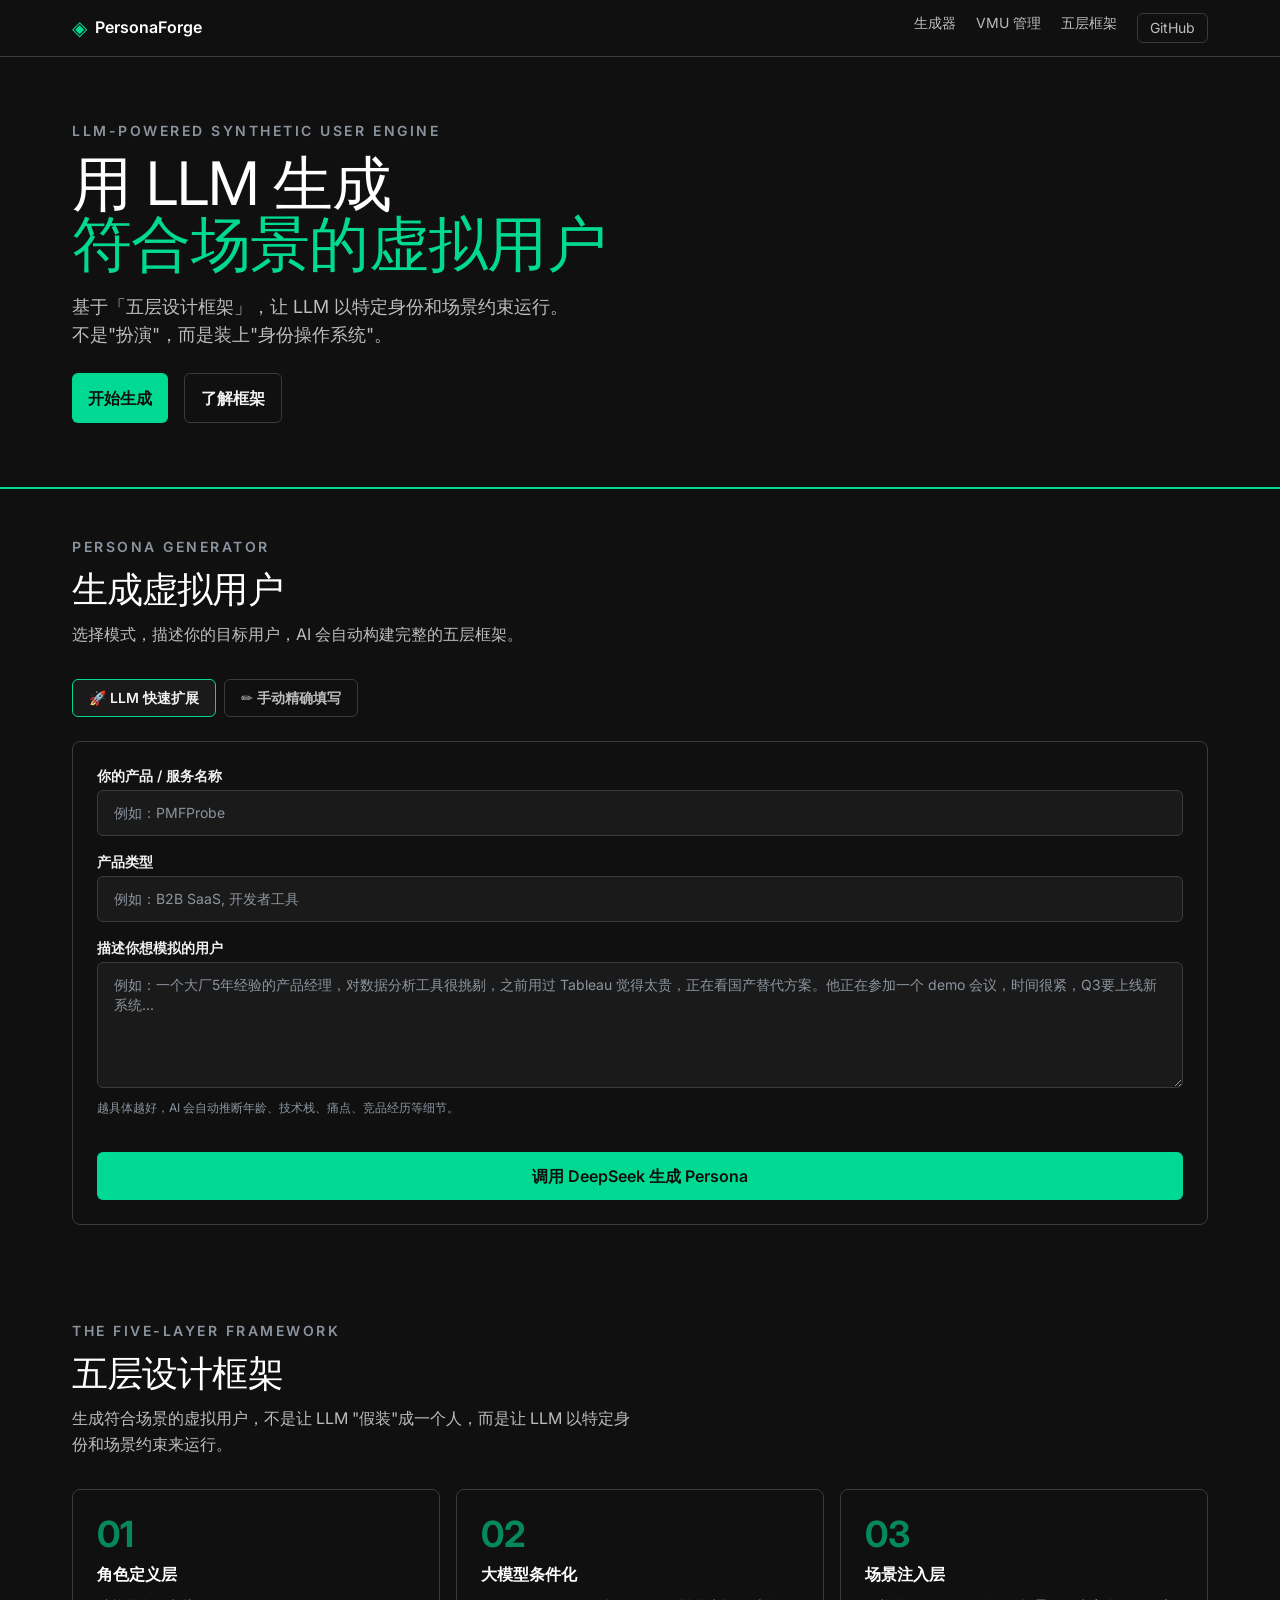
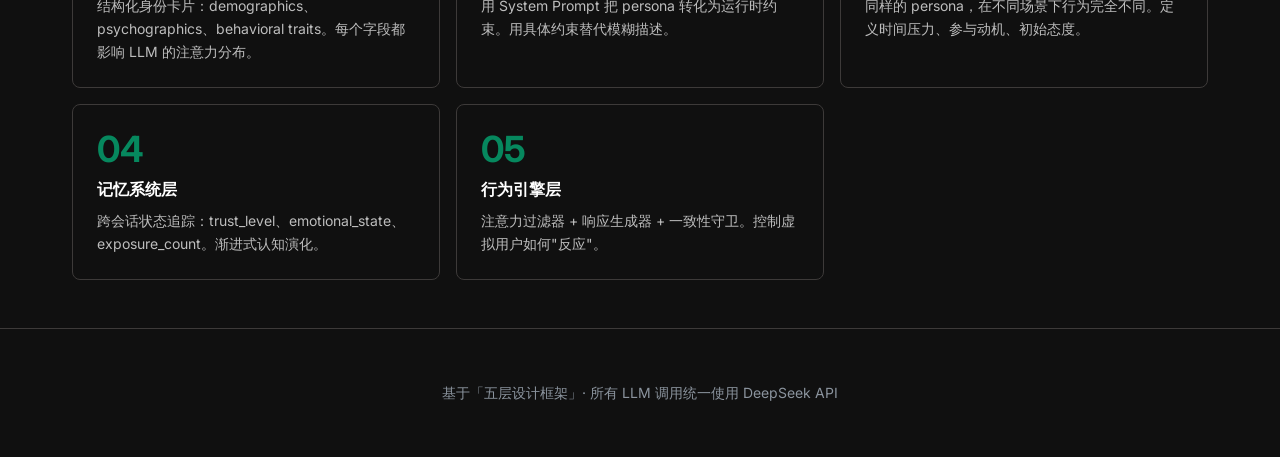
<file: web/index.html>
<!DOCTYPE html>
<html lang="zh-CN">
<head>
  <meta charset="UTF-8">
  <meta name="viewport" content="width=device-width, initial-scale=1.0">
  <title>虚拟用户生成器 — 基于五层设计框架</title>
  <link rel="preconnect" href="https://fonts.googleapis.com">
  <link rel="preconnect" href="https://fonts.gstatic.com" crossorigin>
  <link href="https://fonts.googleapis.com/css2?family=Inter:wght@400;500;600;700&display=swap" rel="stylesheet">
  <link rel="stylesheet" href="style.css">
</head>
<body>
  <!-- Nav -->
  <nav class="nav-bar">
    <div class="nav-inner">
      <div class="nav-brand">
        <span class="brand-glyph">◈</span>
        <span class="brand-name">PersonaForge</span>
      </div>
      <div class="nav-links">
        <a href="#generator">生成器</a>
        <a href="/dashboard.html">VMU 管理</a>
        <a href="#framework">五层框架</a>
        <a href="https://github.com" target="_blank" class="nav-gh">GitHub</a>
      </div>
    </div>
  </nav>

  <!-- Hero -->
  <section class="hero-band">
    <div class="container">
      <div class="eyebrow-mono">LLM-POWERED SYNTHETIC USER ENGINE</div>
      <h1 class="hero-title">
        用 LLM 生成<br><span class="text-green">符合场景的虚拟用户</span>
      </h1>
      <p class="hero-lead">
        基于「五层设计框架」，让 LLM 以特定身份和场景约束运行。<br>
        不是"扮演"，而是装上"身份操作系统"。
      </p>
      <div class="hero-actions">
        <a href="#generator" class="btn btn-primary">开始生成</a>
        <a href="#framework" class="btn btn-outline">了解框架</a>
      </div>
    </div>
  </section>

  <!-- Green divider -->
  <div class="green-divider-band"></div>

  <!-- Generator -->
  <section id="generator" class="content-band">
    <div class="container">
      <div class="eyebrow-mono">PERSONA GENERATOR</div>
      <h2 class="section-title">生成虚拟用户</h2>
      <p class="section-desc">选择模式，描述你的目标用户，AI 会自动构建完整的五层框架。</p>

      <!-- Mode Switcher -->
      <div class="mode-switcher">
        <button class="mode-btn active" data-mode="llm">🚀 LLM 快速扩展</button>
        <button class="mode-btn" data-mode="manual">✏️ 手动精确填写</button>
      </div>

      <!-- LLM Mode -->
      <div id="mode-llm" class="mode-panel active">
        <div class="card card-feature">
          <div class="input-group">
            <label class="input-label">你的产品 / 服务名称</label>
            <input type="text" id="product-name" class="text-input" placeholder="例如：PMFProbe">
          </div>
          <div class="input-group">
            <label class="input-label">产品类型</label>
            <input type="text" id="product-type" class="text-input" placeholder="例如：B2B SaaS, 开发者工具">
          </div>
          <div class="input-group">
            <label class="input-label">描述你想模拟的用户</label>
            <textarea id="user-desc" class="text-input textarea" rows="5" placeholder="例如：一个大厂5年经验的产品经理，对数据分析工具很挑剔，之前用过 Tableau 觉得太贵，正在看国产替代方案。他正在参加一个 demo 会议，时间很紧，Q3要上线新系统..."></textarea>
            <div class="input-hint">越具体越好，AI 会自动推断年龄、技术栈、痛点、竞品经历等细节。</div>
          </div>
          <button id="btn-generate-llm" class="btn btn-primary btn-block">
            <span class="btn-text">调用 DeepSeek 生成 Persona</span>
            <span class="btn-loading hidden">生成中...</span>
          </button>
        </div>
      </div>

      <!-- Manual Mode -->
      <div id="mode-manual" class="mode-panel">
        <div class="card card-feature">
          <!-- Product Info -->
          <div class="accordion">
            <div class="accordion-header active">
              <span class="accordion-title">产品信息</span>
              <span class="accordion-chevron">▼</span>
            </div>
            <div class="accordion-body" style="display:block">
              <div class="form-row">
                <div class="input-group">
                  <label class="input-label">产品名称</label>
                  <input type="text" id="m-product-name" class="text-input" placeholder="PMFProbe">
                </div>
                <div class="input-group">
                  <label class="input-label">产品类型</label>
                  <input type="text" id="m-product-type" class="text-input" placeholder="B2B SaaS">
                </div>
              </div>
            </div>
          </div>

          <!-- Demographics -->
          <div class="accordion">
            <div class="accordion-header">
              <span class="accordion-title">Layer 1: 身份画像</span>
              <span class="accordion-chevron">▶</span>
            </div>
            <div class="accordion-body">
              <div class="form-row">
                <div class="input-group">
                  <label class="input-label">职位 / 角色</label>
                  <input type="text" id="m-role" class="text-input" placeholder="产品经理">
                </div>
                <div class="input-group">
                  <label class="input-label">行业</label>
                  <input type="text" id="m-industry" class="text-input" placeholder="互联网/科技">
                </div>
              </div>
              <div class="form-row">
                <div class="input-group">
                  <label class="input-label">公司规模</label>
                  <input type="text" id="m-company-size" class="text-input" placeholder="50-500人">
                </div>
                <div class="input-group">
                  <label class="input-label">地区</label>
                  <input type="text" id="m-location" class="text-input" placeholder="北京">
                </div>
              </div>
              <div class="form-row">
                <div class="input-group">
                  <label class="input-label">年龄</label>
                  <input type="number" id="m-age" class="text-input" placeholder="30" value="30">
                </div>
                <div class="input-group">
                  <label class="input-label">工作年限</label>
                  <input type="number" id="m-years" class="text-input" placeholder="5" value="5">
                </div>
              </div>
              <div class="input-group">
                <label class="input-label">工作目标（逗号分隔）</label>
                <input type="text" id="m-goals" class="text-input" placeholder="提高效率, 减少试错成本">
              </div>
              <div class="input-group">
                <label class="input-label">当前痛点（逗号分隔）</label>
                <input type="text" id="m-frustrations" class="text-input" placeholder="工具复杂, 数据分散">
              </div>
              <div class="form-row">
                <div class="input-group">
                  <label class="input-label">决策风格</label>
                  <input type="text" id="m-decision" class="text-input" placeholder="数据驱动，谨慎">
                </div>
                <div class="input-group">
                  <label class="input-label">采购权限</label>
                  <input type="text" id="m-budget" class="text-input" placeholder="有建议权，无最终决策权">
                </div>
              </div>
              <div class="input-group">
                <label class="input-label">技术栈 / 常用工具（逗号分隔）</label>
                <input type="text" id="m-tech" class="text-input" placeholder="Notion, Figma, Mixpanel">
              </div>
            </div>
          </div>

          <!-- Scene -->
          <div class="accordion">
            <div class="accordion-header">
              <span class="accordion-title">Layer 3: 场景注入</span>
              <span class="accordion-chevron">▶</span>
            </div>
            <div class="accordion-body">
              <div class="input-group">
                <label class="input-label">场景描述</label>
                <input type="text" id="m-scene" class="text-input" placeholder="正在评估是否采用该产品">
              </div>
              <div class="form-row">
                <div class="input-group">
                  <label class="input-label">初始态度</label>
                  <input type="text" id="m-attitude" class="text-input" placeholder="怀疑但愿意了解">
                </div>
                <div class="input-group">
                  <label class="input-label">时间压力</label>
                  <input type="text" id="m-time" class="text-input" placeholder="中等——有其他工作在身">
                </div>
              </div>
              <div class="form-row">
                <div class="input-group">
                  <label class="input-label">参与动机</label>
                  <input type="text" id="m-motivation" class="text-input" placeholder="解决当前痛点">
                </div>
                <div class="input-group">
                  <label class="input-label">之前接触程度</label>
                  <input type="text" id="m-exposure" class="text-input" placeholder="听说过，未深入试用">
                </div>
              </div>
            </div>
          </div>

          <!-- Behavior -->
          <div class="accordion">
            <div class="accordion-header">
              <span class="accordion-title">Layer 5: 行为引擎</span>
              <span class="accordion-chevron">▶</span>
            </div>
            <div class="accordion-body">
              <div class="form-row">
                <div class="input-group">
                  <label class="input-label">沟通风格</label>
                  <input type="text" id="m-communication" class="text-input" placeholder="直接，注重效率">
                </div>
                <div class="input-group">
                  <label class="input-label">风险承受度</label>
                  <input type="text" id="m-risk" class="text-input" placeholder="中低">
                </div>
              </div>
              <div class="form-row">
                <div class="input-group">
                  <label class="input-label">怀疑程度 <span class="mute">0-1</span></label>
                  <input type="number" id="m-skepticism" class="text-input" placeholder="0.6" value="0.6" step="0.1" min="0" max="1">
                </div>
                <div class="input-group">
                  <label class="input-label">价格敏感度 <span class="mute">0-1</span></label>
                  <input type="number" id="m-price" class="text-input" placeholder="0.5" value="0.5" step="0.1" min="0" max="1">
                </div>
              </div>
              <div class="input-group">
                <label class="input-label">触发关注的关键词（逗号分隔）</label>
                <input type="text" id="m-attention" class="text-input" placeholder="效率, ROI, 上手难度">
              </div>
              <div class="input-group">
                <label class="input-label">触发反感的词汇（逗号分隔）</label>
                <input type="text" id="m-triggers" class="text-input" placeholder="赋能, 生态, 一站式">
              </div>
            </div>
          </div>

          <button id="btn-generate-manual" class="btn btn-primary btn-block" style="margin-top:24px">
            <span class="btn-text">生成并优化 Persona</span>
            <span class="btn-loading hidden">生成中...</span>
          </button>
        </div>
      </div>

      <!-- Results -->
      <div id="results" class="results hidden">
        <div class="green-divider-band" style="margin: 48px 0 32px"></div>
        <div class="eyebrow-mono">GENERATED PERSONA</div>
        <h2 class="section-title">生成结果</h2>

        <!-- Critique Score -->
        <div id="critique-card" class="card card-feature hidden" style="margin-bottom:24px">
          <div class="critique-header">
            <div class="critique-score" id="critique-score">8</div>
            <div>
              <div class="critique-label">LLM 质量评分</div>
              <div class="critique-sub" id="critique-sub">基于 DeepSeek Self-Critique</div>
            </div>
          </div>
          <div class="critique-body" id="critique-body"></div>
        </div>

        <!-- System Prompt -->
        <div class="card card-feature">
          <div class="card-header">
            <h3 class="card-title">System Prompt（可直接用于 LLM）</h3>
            <button class="btn btn-ghost btn-sm" id="btn-copy-prompt">📋 复制</button>
          </div>
          <pre class="code-mockup" id="system-prompt"></pre>
        </div>

        <!-- Five Layers -->
        <div class="layers-grid">
          <div class="card card-feature">
            <div class="layer-badge">L1</div>
            <h4 class="card-title-sm">角色定义层</h4>
            <div class="layer-content" id="layer-1"></div>
          </div>
          <div class="card card-feature">
            <div class="layer-badge">L3</div>
            <h4 class="card-title-sm">场景注入层</h4>
            <div class="layer-content" id="layer-3"></div>
          </div>
          <div class="card card-feature">
            <div class="layer-badge">L4</div>
            <h4 class="card-title-sm">记忆系统层</h4>
            <div class="layer-content" id="layer-4"></div>
          </div>
          <div class="card card-feature">
            <div class="layer-badge">L5</div>
            <h4 class="card-title-sm">行为引擎层</h4>
            <div class="layer-content" id="layer-5"></div>
          </div>
        </div>

        <!-- Download -->
        <div class="download-bar">
          <button class="btn btn-outline" id="btn-download-yaml">⬇️ 下载 YAML</button>
          <button class="btn btn-outline" id="btn-download-md">⬇️ 下载 Markdown</button>
        </div>
      </div>
    </div>
  </section>

  <!-- Framework -->
  <section id="framework" class="content-band">
    <div class="container">
      <div class="eyebrow-mono">THE FIVE-LAYER FRAMEWORK</div>
      <h2 class="section-title">五层设计框架</h2>
      <p class="section-desc">生成符合场景的虚拟用户，不是让 LLM "假装"成一个人，而是让 LLM 以特定身份和场景约束来运行。</p>

      <div class="framework-grid">
        <div class="card card-feature">
          <div class="layer-number">01</div>
          <h4 class="card-title-sm">角色定义层</h4>
          <p class="card-body">结构化身份卡片：demographics、psychographics、behavioral traits。每个字段都影响 LLM 的注意力分布。</p>
        </div>
        <div class="card card-feature">
          <div class="layer-number">02</div>
          <h4 class="card-title-sm">大模型条件化</h4>
          <p class="card-body">用 System Prompt 把 persona 转化为运行时约束。用具体约束替代模糊描述。</p>
        </div>
        <div class="card card-feature">
          <div class="layer-number">03</div>
          <h4 class="card-title-sm">场景注入层</h4>
          <p class="card-body">同样的 persona，在不同场景下行为完全不同。定义时间压力、参与动机、初始态度。</p>
        </div>
        <div class="card card-feature">
          <div class="layer-number">04</div>
          <h4 class="card-title-sm">记忆系统层</h4>
          <p class="card-body">跨会话状态追踪：trust_level、emotional_state、exposure_count。渐进式认知演化。</p>
        </div>
        <div class="card card-feature">
          <div class="layer-number">05</div>
          <h4 class="card-title-sm">行为引擎层</h4>
          <p class="card-body">注意力过滤器 + 响应生成器 + 一致性守卫。控制虚拟用户如何"反应"。</p>
        </div>
      </div>
    </div>
  </section>

  <!-- Footer -->
  <footer class="footer">
    <div class="container">
      <p>基于「五层设计框架」· 所有 LLM 调用统一使用 DeepSeek API</p>
    </div>
  </footer>

  <!-- Toast -->
  <div id="toast" class="toast hidden"></div>

  <script src="app.js"></script>
</body>
</html>
</file>
<file: web/style.css>
/* ───────────────────────────────────────────────
   PersonaForge — VoltAgent-inspired Design System
   Canvas: #101010 | Primary: #00d992 | Ink: #f2f2f2
   Font: Inter + SF Mono | Hairline borders
   ─────────────────────────────────────────────── */

:root {
  --primary: #00d992;
  --primary-soft: #2fd6a1;
  --primary-deep: #10b981;
  --on-primary: #101010;
  --ink: #f2f2f2;
  --ink-strong: #ffffff;
  --body: #bdbdbd;
  --mute: #8b949e;
  --hairline: #3d3a39;
  --hairline-soft: #b8b3b0;
  --canvas: #101010;
  --canvas-soft: #1a1a1a;
  --canvas-text-soft: #f5f6f7;
  --radius-sm: 6px;
  --radius-md: 8px;
  --radius-pill: 9999px;
  --space-xs: 4px;
  --space-sm: 8px;
  --space-md: 12px;
  --space-lg: 16px;
  --space-xl: 20px;
  --space-2xl: 24px;
  --space-3xl: 32px;
  --space-4xl: 40px;
  --space-5xl: 48px;
  --space-6xl: 64px;
}

* { box-sizing: border-box; }

html {
  scroll-behavior: smooth;
}

body {
  margin: 0;
  padding: 0;
  font-family: 'Inter', system-ui, -apple-system, Segoe UI, Roboto, sans-serif;
  background: var(--canvas);
  color: var(--ink);
  line-height: 1.6;
  -webkit-font-smoothing: antialiased;
}

/* ─── Typography ─── */

.eyebrow-mono {
  font-size: 14px;
  font-weight: 600;
  line-height: 20px;
  letter-spacing: 2.52px;
  text-transform: uppercase;
  color: var(--mute);
  margin-bottom: var(--space-md);
}

.hero-title {
  font-size: 60px;
  font-weight: 400;
  line-height: 60px;
  letter-spacing: -0.65px;
  color: var(--ink-strong);
  margin: 0 0 var(--space-xl);
}

.text-green {
  color: var(--primary);
}

.hero-lead {
  font-size: 18px;
  font-weight: 400;
  line-height: 28px;
  color: var(--body);
  max-width: 640px;
  margin: 0 0 var(--space-2xl);
}

.section-title {
  font-size: 36px;
  font-weight: 400;
  line-height: 40px;
  letter-spacing: -0.9px;
  color: var(--ink-strong);
  margin: 0 0 var(--space-md);
}

.section-desc {
  font-size: 16px;
  font-weight: 400;
  line-height: 26px;
  color: var(--body);
  margin: 0 0 var(--space-3xl);
  max-width: 560px;
}

.card-title {
  font-size: 20px;
  font-weight: 600;
  line-height: 28px;
  color: var(--ink-strong);
  margin: 0 0 var(--space-lg);
}

.card-title-sm {
  font-size: 16px;
  font-weight: 600;
  line-height: 24px;
  color: var(--ink-strong);
  margin: 0 0 var(--space-sm);
}

.card-body {
  font-size: 14px;
  font-weight: 400;
  line-height: 23px;
  color: var(--body);
  margin: 0;
}

/* ─── Layout ─── */

.container {
  max-width: 1200px;
  margin: 0 auto;
  padding: 0 var(--space-3xl);
}

/* ─── Nav ─── */

.nav-bar {
  position: sticky;
  top: 0;
  z-index: 100;
  background: var(--canvas);
  border-bottom: 1px solid var(--hairline);
}

.nav-inner {
  max-width: 1200px;
  margin: 0 auto;
  padding: var(--space-md) var(--space-3xl);
  display: flex;
  align-items: center;
  justify-content: space-between;
}

.nav-brand {
  display: flex;
  align-items: center;
  gap: var(--space-sm);
  font-size: 16px;
  font-weight: 600;
  color: var(--ink-strong);
}

.brand-glyph {
  color: var(--primary);
  font-size: 20px;
}

.nav-links {
  display: flex;
  gap: var(--space-xl);
}

.nav-links a {
  font-size: 14px;
  font-weight: 400;
  line-height: 20px;
  color: var(--body);
  text-decoration: none;
  transition: color 0.2s;
}

.nav-links a:hover {
  color: var(--ink);
}

.nav-gh {
  padding: var(--space-xs) var(--space-md);
  border: 1px solid var(--hairline);
  border-radius: var(--radius-sm);
}

/* ─── Hero ─── */

.hero-band {
  background: var(--canvas);
  padding: var(--space-6xl) var(--space-3xl);
}

.hero-actions {
  display: flex;
  gap: var(--space-lg);
  flex-wrap: wrap;
}

/* ─── Green Divider ─── */

.green-divider-band {
  height: 2px;
  background: var(--primary);
  border: none;
  margin: 0;
}

/* ─── Content Band ─── */

.content-band {
  background: var(--canvas);
  padding: var(--space-5xl) var(--space-3xl);
}

/* ─── Buttons ─── */

.btn {
  display: inline-flex;
  align-items: center;
  justify-content: center;
  gap: var(--space-sm);
  font-family: inherit;
  font-size: 16px;
  font-weight: 600;
  line-height: 24px;
  text-decoration: none;
  border: none;
  cursor: pointer;
  padding: var(--space-md) var(--space-lg);
  border-radius: var(--radius-sm);
  transition: all 0.2s ease;
}

.btn-primary {
  background: var(--primary);
  color: var(--on-primary);
}

.btn-primary:hover {
  background: var(--primary-soft);
}

.btn-outline {
  background: var(--canvas);
  color: var(--ink);
  border: 1px solid var(--hairline);
}

.btn-outline:hover {
  border-color: var(--hairline-soft);
}

.btn-ghost {
  background: transparent;
  color: var(--primary-soft);
  padding: var(--space-xs) var(--space-sm);
  font-size: 14px;
}

.btn-ghost:hover {
  color: var(--primary);
}

.btn-sm {
  padding: var(--space-xs) var(--space-md);
  font-size: 14px;
}

.btn-block {
  width: 100%;
  margin-top: var(--space-xl);
}

.btn:disabled {
  opacity: 0.5;
  cursor: not-allowed;
}

/* ─── Cards ─── */

.card {
  background: var(--canvas);
  border: 1px solid var(--hairline);
  border-radius: var(--radius-md);
}

.card-feature {
  padding: var(--space-2xl);
}

.card-header {
  display: flex;
  align-items: center;
  justify-content: space-between;
  margin-bottom: var(--space-lg);
}

/* ─── Inputs ─── */

.input-group {
  margin-bottom: var(--space-lg);
}

.input-label {
  display: block;
  font-size: 14px;
  font-weight: 600;
  line-height: 20px;
  color: var(--ink);
  margin-bottom: var(--space-xs);
}

.input-label .mute {
  color: var(--mute);
  font-weight: 400;
}

.text-input {
  width: 100%;
  background: var(--canvas-soft);
  color: var(--ink);
  font-family: inherit;
  font-size: 14px;
  line-height: 20px;
  padding: var(--space-md) var(--space-lg);
  border: 1px solid var(--hairline);
  border-radius: var(--radius-sm);
  outline: none;
  transition: border-color 0.2s;
}

.text-input::placeholder {
  color: var(--mute);
}

.text-input:focus {
  border-color: var(--primary-soft);
}

.text-input.textarea {
  resize: vertical;
  min-height: 120px;
}

.input-hint {
  font-size: 12px;
  line-height: 16px;
  color: var(--mute);
  margin-top: var(--space-xs);
}

.form-row {
  display: grid;
  grid-template-columns: 1fr 1fr;
  gap: var(--space-lg);
}

/* ─── Mode Switcher ─── */

.mode-switcher {
  display: flex;
  gap: var(--space-sm);
  margin-bottom: var(--space-2xl);
}

.mode-btn {
  font-family: inherit;
  font-size: 14px;
  font-weight: 600;
  line-height: 20px;
  padding: var(--space-sm) var(--space-lg);
  background: transparent;
  color: var(--body);
  border: 1px solid var(--hairline);
  border-radius: var(--radius-sm);
  cursor: pointer;
  transition: all 0.2s;
}

.mode-btn.active {
  background: var(--canvas-soft);
  color: var(--ink);
  border-color: var(--primary);
}

.mode-btn:hover:not(.active) {
  border-color: var(--hairline-soft);
  color: var(--ink);
}

.mode-panel {
  display: none;
}

.mode-panel.active {
  display: block;
}

/* ─── Accordion ─── */

.accordion {
  border-bottom: 1px solid var(--hairline);
  margin-bottom: var(--space-md);
}

.accordion-header {
  display: flex;
  align-items: center;
  justify-content: space-between;
  padding: var(--space-md) 0;
  cursor: pointer;
  user-select: none;
}

.accordion-title {
  font-size: 14px;
  font-weight: 600;
  color: var(--ink-strong);
}

.accordion-chevron {
  font-size: 12px;
  color: var(--mute);
  transition: transform 0.2s;
}

.accordion-body {
  display: none;
  padding-bottom: var(--space-md);
}

.accordion-header.active .accordion-chevron {
  transform: rotate(90deg);
}

/* ─── Code Mockup ─── */

.code-mockup {
  background: var(--canvas);
  border: 1px solid var(--hairline);
  border-radius: var(--radius-md);
  padding: var(--space-xl);
  font-family: SFMono-Regular, Menlo, Monaco, Consolas, Liberation Mono, monospace;
  font-size: 13px;
  line-height: 18px;
  color: var(--canvas-text-soft);
  white-space: pre-wrap;
  overflow-x: auto;
  margin: 0;
  max-height: 480px;
  overflow-y: auto;
}

.code-inline-chip {
  display: inline-block;
  background: var(--canvas-soft);
  color: var(--canvas-text-soft);
  font-family: SFMono-Regular, Menlo, Monaco, Consolas, monospace;
  font-size: 13px;
  line-height: 18px;
  padding: 2px var(--space-sm);
  border-radius: var(--radius-sm);
}

/* ─── Results ─── */

.results {
  animation: fadeIn 0.4s ease;
}

@keyframes fadeIn {
  from { opacity: 0; transform: translateY(12px); }
  to { opacity: 1; transform: translateY(0); }
}

/* ─── Critique Card ─── */

.critique-header {
  display: flex;
  align-items: center;
  gap: var(--space-lg);
  margin-bottom: var(--space-lg);
  padding-bottom: var(--space-lg);
  border-bottom: 1px solid var(--hairline);
}

.critique-score {
  width: 56px;
  height: 56px;
  display: flex;
  align-items: center;
  justify-content: center;
  background: var(--primary);
  color: var(--on-primary);
  font-size: 24px;
  font-weight: 700;
  border-radius: var(--radius-md);
}

.critique-label {
  font-size: 16px;
  font-weight: 600;
  color: var(--ink-strong);
}

.critique-sub {
  font-size: 12px;
  color: var(--mute);
}

.critique-body {
  font-size: 14px;
  line-height: 23px;
  color: var(--body);
}

.critique-section {
  margin-bottom: var(--space-md);
}

.critique-section-title {
  font-size: 12px;
  font-weight: 600;
  text-transform: uppercase;
  letter-spacing: 1px;
  color: var(--mute);
  margin-bottom: var(--space-xs);
}

.critique-list {
  margin: 0;
  padding-left: var(--space-lg);
}

.critique-list li {
  margin-bottom: var(--space-xs);
}

/* ─── Layers Grid ─── */

.layers-grid {
  display: grid;
  grid-template-columns: repeat(2, 1fr);
  gap: var(--space-lg);
  margin-top: var(--space-xl);
}

.framework-grid {
  display: grid;
  grid-template-columns: repeat(3, 1fr);
  gap: var(--space-lg);
  margin-top: var(--space-3xl);
}

.layer-badge {
  display: inline-block;
  background: var(--primary);
  color: var(--on-primary);
  font-size: 12px;
  font-weight: 700;
  padding: 2px var(--space-sm);
  border-radius: var(--radius-sm);
  margin-bottom: var(--space-sm);
}

.layer-number {
  font-size: 36px;
  font-weight: 700;
  line-height: 40px;
  color: var(--primary);
  margin-bottom: var(--space-sm);
  opacity: 0.6;
}

.layer-content {
  font-size: 13px;
  line-height: 20px;
  color: var(--body);
}

.layer-content .kv {
  display: flex;
  justify-content: space-between;
  padding: var(--space-xs) 0;
  border-bottom: 1px solid var(--hairline);
}

.layer-content .kv-key {
  color: var(--mute);
}

.layer-content .kv-val {
  color: var(--ink);
  text-align: right;
}

/* ─── Download Bar ─── */

.download-bar {
  display: flex;
  gap: var(--space-lg);
  margin-top: var(--space-2xl);
  justify-content: center;
}

/* ─── Footer ─── */

.footer {
  background: var(--canvas);
  border-top: 1px solid var(--hairline);
  padding: var(--space-4xl) var(--space-3xl);
  text-align: center;
  font-size: 14px;
  line-height: 20px;
  color: var(--mute);
}

/* ─── Toast ─── */

.toast {
  position: fixed;
  bottom: var(--space-2xl);
  left: 50%;
  transform: translateX(-50%);
  background: var(--canvas-soft);
  color: var(--ink);
  border: 1px solid var(--hairline);
  border-radius: var(--radius-md);
  padding: var(--space-md) var(--space-xl);
  font-size: 14px;
  font-weight: 500;
  z-index: 200;
  transition: opacity 0.3s, transform 0.3s;
}

.toast.hidden {
  opacity: 0;
  transform: translateX(-50%) translateY(20px);
  pointer-events: none;
}

/* ─── Utilities ─── */

.hidden {
  display: none !important;
}

/* ─── Responsive ─── */

@media (max-width: 1023px) {
  .framework-grid {
    grid-template-columns: repeat(2, 1fr);
  }
}

@media (max-width: 767px) {
  .hero-title {
    font-size: 32px;
    line-height: 36px;
    letter-spacing: -0.4px;
  }

  .section-title {
    font-size: 28px;
    line-height: 32px;
  }

  .form-row {
    grid-template-columns: 1fr;
  }

  .layers-grid {
    grid-template-columns: 1fr;
  }

  .framework-grid {
    grid-template-columns: 1fr;
  }

  .nav-links {
    display: none;
  }

  .container {
    padding: 0 var(--space-lg);
  }

  .hero-band,
  .content-band {
    padding-left: var(--space-lg);
    padding-right: var(--space-lg);
  }

  .hero-band {
    padding-top: var(--space-3xl);
    padding-bottom: var(--space-3xl);
  }

  .content-band {
    padding-top: var(--space-3xl);
    padding-bottom: var(--space-3xl);
  }
}
</file>
